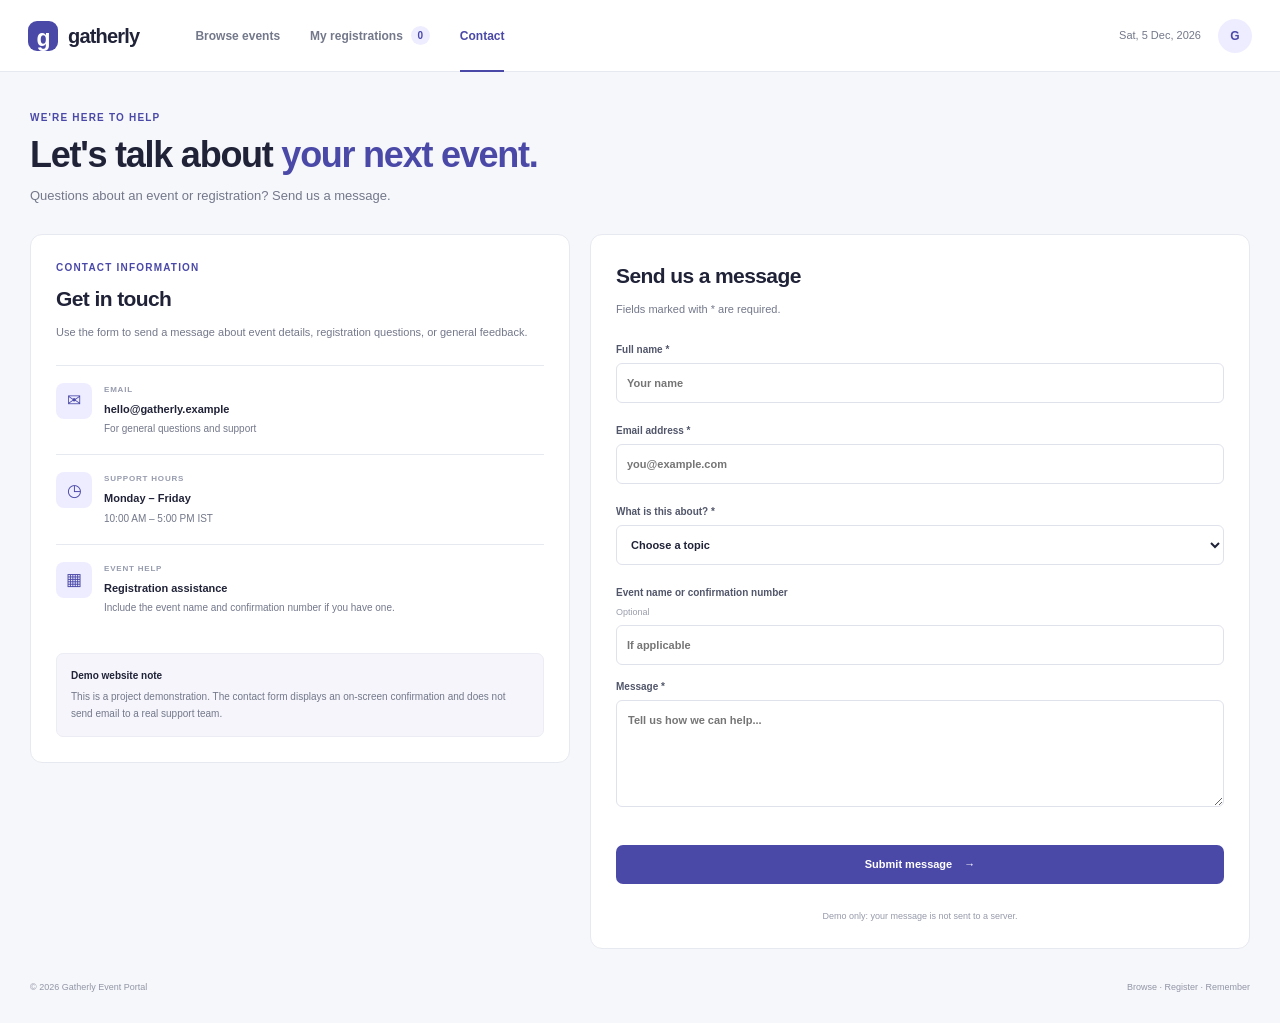
<file: contact.html>
<!DOCTYPE html>
<html lang="en">
<head>
    <meta charset="UTF-8">
    <meta name="viewport" content="width=device-width, initial-scale=1.0">
    <meta name="description" content="Contact the Gatherly event portal team for event and registration questions.">
    <title>Contact | Gatherly</title>
    <link rel="stylesheet" href="css/style.css">
</head>
<body>
    <header class="topbar">
        <a class="logo" href="index.html"><span class="logo-mark">g</span><span>gatherly</span></a>
        <button class="mobile-menu-button" id="mobileMenuButton" aria-label="Open menu" aria-expanded="false">☰</button>
        <nav class="navigation" id="navigation">
            <a class="nav-link" href="index.html">Browse events</a>
            <a class="nav-link" href="registrations.html">My registrations <span class="nav-count" id="navCount">0</span></a>
            <a class="nav-link active" href="contact.html">Contact</a>
        </nav>
        <div class="topbar-right"><span class="today-label" id="todayLabel"></span><div class="profile-circle">G</div></div>
    </header>
    <main class="page-shell">
        <section class="welcome-row">
            <div><p class="overline">WE'RE HERE TO HELP</p><h1>Let's talk about <span>your next event.</span></h1><p class="welcome-copy">Questions about an event or registration? Send us a message.</p></div>
        </section>
        <section class="contact-layout">
            <div class="content-panel contact-info-panel">
                <p class="overline">CONTACT INFORMATION</p><h2>Get in touch</h2><p class="contact-intro">Use the form to send a message about event details, registration questions, or general feedback.</p>
                <div class="contact-info-item"><span class="contact-info-icon">✉</span><div><small>EMAIL</small><strong>hello@gatherly.example</strong><p>For general questions and support</p></div></div>
                <div class="contact-info-item"><span class="contact-info-icon">◷</span><div><small>SUPPORT HOURS</small><strong>Monday – Friday</strong><p>10:00 AM – 5:00 PM IST</p></div></div>
                <div class="contact-info-item"><span class="contact-info-icon">▦</span><div><small>EVENT HELP</small><strong>Registration assistance</strong><p>Include the event name and confirmation number if you have one.</p></div></div>
                <div class="contact-note"><strong>Demo website note</strong><p>This is a project demonstration. The contact form displays an on-screen confirmation and does not send email to a real support team.</p></div>
            </div>
            <section class="content-panel contact-form-panel">
                <h2>Send us a message</h2><p class="contact-intro">Fields marked with * are required.</p>
                <form id="contactForm" novalidate>
                    <label>Full name *<input type="text" id="contactName" name="name" placeholder="Your name" required minlength="2"><small class="error-text"></small></label>
                    <label>Email address *<input type="email" id="contactEmail" name="email" placeholder="you@example.com" required><small class="error-text"></small></label>
                    <label>What is this about? *<select id="contactTopic" name="topic" required><option value="">Choose a topic</option><option>Event information</option><option>Registration help</option><option>Calendar reminders</option><option>Feedback</option><option>Other</option></select><small class="error-text"></small></label>
                    <label>Event name or confirmation number <span class="optional-text">Optional</span><input type="text" id="contactReference" name="reference" placeholder="If applicable"></label>
                    <label>Message *<textarea id="contactMessage" name="message" rows="5" placeholder="Tell us how we can help..." required minlength="10"></textarea><small class="error-text"></small></label>
                    <button class="button button-primary submit-button" type="submit">Submit message <span>→</span></button>
                    <p class="privacy-note">Demo only: your message is not sent to a server.</p>
                </form>
                <div class="contact-success" id="contactSuccess" hidden><div class="success-check">✓</div><h2>Message prepared</h2><p id="contactSuccessText">Thanks for contacting Gatherly.</p><button class="button button-outline" id="sendAnother" type="button">Send another message</button></div>
            </section>
        </section>
        <footer class="footer"><span>© 2026 Gatherly Event Portal</span><span>Browse · Register · Remember</span></footer>
    </main>
    <div class="toast" id="toast" role="status" aria-live="polite"></div>
    <script src="js/contact.js"></script>
</body>
</html>
</file>
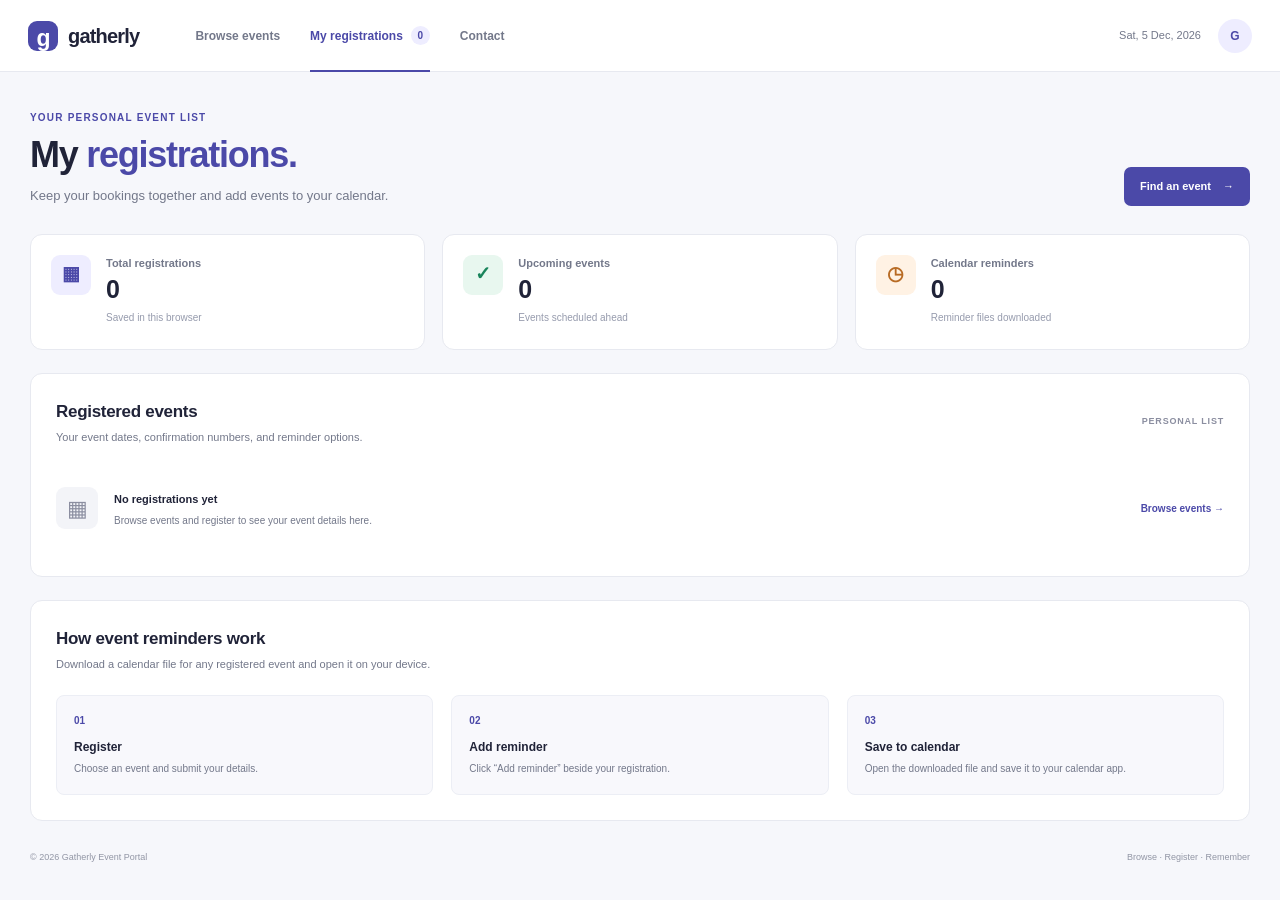
<file: registrations.html>
<!DOCTYPE html>
<html lang="en">
<head>
    <meta charset="UTF-8">
    <meta name="viewport" content="width=device-width, initial-scale=1.0">
    <meta name="description" content="View your Gatherly event registrations and add calendar reminders.">
    <title>My Registrations | Gatherly</title>
    <link rel="stylesheet" href="css/style.css">
</head>
<body>
    <header class="topbar">
        <a class="logo" href="index.html"><span class="logo-mark">g</span><span>gatherly</span></a>
        <button class="mobile-menu-button" id="mobileMenuButton" aria-label="Open menu" aria-expanded="false">☰</button>
        <nav class="navigation" id="navigation">
            <a class="nav-link" href="index.html">Browse events</a>
            <a class="nav-link active" href="registrations.html">My registrations <span class="nav-count" id="navCount">0</span></a>
            <a class="nav-link" href="contact.html">Contact</a>
        </nav>
        <div class="topbar-right"><span class="today-label" id="todayLabel"></span><div class="profile-circle">G</div></div>
    </header>
    <main class="page-shell">
        <section class="welcome-row">
            <div><p class="overline">YOUR PERSONAL EVENT LIST</p><h1>My <span>registrations.</span></h1><p class="welcome-copy">Keep your bookings together and add events to your calendar.</p></div>
            <a class="button button-primary" href="index.html#browse">Find an event <span>→</span></a>
        </section>
        <section class="summary-grid">
            <article class="summary-card"><div class="summary-icon icon-purple">▦</div><div><p>Total registrations</p><strong id="registeredCount">0</strong><small>Saved in this browser</small></div></article>
            <article class="summary-card"><div class="summary-icon icon-green">✓</div><div><p>Upcoming events</p><strong id="upcomingCount">0</strong><small>Events scheduled ahead</small></div></article>
            <article class="summary-card"><div class="summary-icon icon-orange">◷</div><div><p>Calendar reminders</p><strong id="reminderCount">0</strong><small>Reminder files downloaded</small></div></article>
        </section>
        <section class="content-panel my-events-panel">
            <div class="panel-heading"><div><h2>Registered events</h2><p>Your event dates, confirmation numbers, and reminder options.</p></div><span class="personal-label">PERSONAL LIST</span></div>
            <div class="registered-list" id="registeredList"><div class="empty-registrations"><span>▦</span><div><strong>No registrations yet</strong><p>Browse events and register to see your event details here.</p></div><a href="index.html#browse">Browse events →</a></div></div>
        </section>
        <section class="content-panel reminder-help"><div class="panel-heading"><div><h2>How event reminders work</h2><p>Download a calendar file for any registered event and open it on your device.</p></div></div><div class="reminder-steps"><div><span>01</span><strong>Register</strong><p>Choose an event and submit your details.</p></div><div><span>02</span><strong>Add reminder</strong><p>Click “Add reminder” beside your registration.</p></div><div><span>03</span><strong>Save to calendar</strong><p>Open the downloaded file and save it to your calendar app.</p></div></div></section>
        <footer class="footer"><span>© 2026 Gatherly Event Portal</span><span>Browse · Register · Remember</span></footer>
    </main>
    <div class="toast" id="toast" role="status" aria-live="polite"></div>
    <script src="js/registrations.js"></script>
</body>
</html>
</file>
<file: css/style.css>
/* Gatherly event portal — clean, responsive dashboard styling */
:root {
    --primary: #4b49a8;
    --primary-dark: #39377f;
    --primary-light: #eeedff;
    --ink: #202338;
    --muted: #73788a;
    --subtle: #969bad;
    --line: #e7e9f0;
    --surface: #ffffff;
    --page: #f6f7fb;
    --green: #19845b;
    --green-bg: #e8f7ef;
    --orange: #b86b24;
    --orange-bg: #fff2e4;
    --radius: 12px;
    font-family: Inter, "Segoe UI", Arial, sans-serif;
}
* { box-sizing: border-box; }
html { scroll-behavior: smooth; scroll-padding-top: 88px; }
body { margin: 0; background: var(--page); color: var(--ink); font-size: 14px; line-height: 1.5; }
button, input, select { font: inherit; }
button, a { -webkit-tap-highlight-color: transparent; }
button { cursor: pointer; }
a { color: inherit; text-decoration: none; }
img { display: block; max-width: 100%; }
[hidden] { display: none !important; }
.topbar { height: 72px; background: var(--surface); border-bottom: 1px solid var(--line); display: flex; align-items: center; padding: 0 max(28px, calc((100vw - 1320px) / 2)); gap: 56px; position: sticky; top: 0; z-index: 10; }
.logo { display: inline-flex; align-items: center; gap: 10px; font-size: 20px; font-weight: 750; letter-spacing: -.8px; }
.logo-mark { width: 30px; height: 30px; border-radius: 9px; display: grid; place-items: center; color: #fff; background: var(--primary); font-size: 23px; font-weight: 700; }
.navigation { display: flex; align-items: center; gap: 30px; height: 100%; }
.nav-link { color: var(--muted); font-size: 12px; font-weight: 600; height: 100%; display: flex; align-items: center; gap: 8px; position: relative; }
.nav-link.active, .nav-link:hover { color: var(--primary); }
.nav-link.active::after { content: ""; position: absolute; bottom: -1px; left: 0; right: 0; height: 2px; background: var(--primary); }
.nav-count { min-width: 19px; height: 19px; padding: 0 5px; display: inline-grid; place-items: center; border-radius: 10px; background: var(--primary-light); color: var(--primary); font-size: 10px; }
.topbar-right { margin-left: auto; display: flex; align-items: center; gap: 17px; }
.today-label { color: var(--muted); font-size: 11px; }
.profile-circle { display: grid; place-items: center; width: 34px; height: 34px; border-radius: 50%; color: var(--primary); background: var(--primary-light); font-weight: 700; font-size: 12px; }
.mobile-menu-button { display: none; }
.page-shell { width: min(1220px, calc(100% - 56px)); margin: 0 auto; }
.welcome-row { padding: 38px 0 28px; display: flex; justify-content: space-between; align-items: end; gap: 24px; }
.overline { margin: 0 0 8px; color: var(--primary); font-size: 10px; font-weight: 800; letter-spacing: 1.2px; }
.welcome-row h1 { margin: 0; font-size: clamp(27px, 3vw, 36px); letter-spacing: -1.25px; line-height: 1.2; font-weight: 750; }
.welcome-row h1 span { color: var(--primary); }
.welcome-copy { margin: 10px 0 0; color: var(--muted); font-size: 13px; }
.button { border: 1px solid transparent; border-radius: 7px; min-height: 39px; padding: 0 15px; display: inline-flex; justify-content: center; align-items: center; gap: 12px; font-size: 11px; font-weight: 700; white-space: nowrap; transition: background .18s, border-color .18s, transform .18s; }
.button:hover { transform: translateY(-1px); }
.button-primary { background: var(--primary); color: white; }
.button-primary:hover { background: var(--primary-dark); }
.button-secondary { background: #f0efff; color: var(--primary); }
.button-secondary:hover { background: #e4e2ff; }
.button-outline { background: white; border-color: #dfe1eb; color: #4d5266; }
.button-outline:hover { border-color: #b7b4e6; color: var(--primary); }
.summary-grid { display: grid; grid-template-columns: repeat(3, 1fr); gap: 17px; margin-bottom: 23px; }
.summary-card { background: var(--surface); border: 1px solid var(--line); border-radius: var(--radius); min-height: 116px; padding: 20px; display: flex; align-items: flex-start; gap: 15px; }
.summary-icon { width: 40px; height: 40px; flex: 0 0 auto; border-radius: 9px; display: grid; place-items: center; font-size: 19px; font-weight: 700; }
.icon-purple { color: var(--primary); background: var(--primary-light); }
.icon-green { color: var(--green); background: var(--green-bg); }
.icon-orange { color: var(--orange); background: var(--orange-bg); }
.summary-card p { margin: 0 0 4px; color: var(--muted); font-size: 11px; font-weight: 600; }
.summary-card strong { display: block; font-size: 25px; letter-spacing: -.5px; line-height: 1.15; }
.summary-card small { display: block; margin-top: 6px; color: var(--subtle); font-size: 10px; }
.content-panel { background: var(--surface); border: 1px solid var(--line); border-radius: var(--radius); padding: 25px; margin-bottom: 23px; }
.panel-heading { display: flex; justify-content: space-between; align-items: center; gap: 18px; }
.panel-heading h2 { margin: 0; font-size: 17px; letter-spacing: -.3px; }
.panel-heading p { margin: 5px 0 0; color: var(--muted); font-size: 11px; }
.updated-label { display: inline-flex; align-items: center; gap: 7px; padding: 7px 10px; border-radius: 6px; color: var(--green); background: var(--green-bg); font-size: 9px; font-weight: 700; white-space: nowrap; }
.status-dot { width: 6px; height: 6px; background: #26a269; border-radius: 50%; }
.filters { display: grid; grid-template-columns: minmax(190px, 1.7fr) minmax(130px, .8fr) minmax(145px, .95fr) minmax(145px, .95fr) auto; align-items: end; gap: 11px; margin-top: 24px; padding-bottom: 20px; border-bottom: 1px solid var(--line); }
.search-box { height: 39px; border: 1px solid #dfe2eb; border-radius: 7px; display: flex; align-items: center; gap: 9px; padding: 0 11px; color: #85899a; }
.search-box > span { font-size: 20px; line-height: 1; }
.search-box input { width: 100%; min-width: 0; border: 0; outline: 0; background: transparent; color: var(--ink); font-size: 11px; }
.search-box input::placeholder { color: #a0a4b2; }
.select-field { display: flex; flex-direction: column; gap: 5px; color: var(--muted); font-size: 9px; font-weight: 600; }
.select-field select, .select-field input { height: 39px; width: 100%; min-width: 0; border: 1px solid #dfe2eb; border-radius: 7px; padding: 0 9px; background: #fff; color: #4c5061; outline: none; font-size: 10px; }
.select-field select:focus, .select-field input:focus, .search-box:focus-within { border-color: #a7a3e3; box-shadow: 0 0 0 3px #f1f0ff; }
.filters > .button { height: 39px; }
.results-line { display: flex; justify-content: space-between; align-items: center; padding: 17px 0 10px; color: var(--muted); font-size: 10px; }
.event-list { display: flex; flex-direction: column; }
.event-row { display: grid; grid-template-columns: 136px minmax(0, 1fr) 90px 105px; align-items: center; gap: 19px; padding: 17px 0; border-bottom: 1px solid #eef0f5; }
.event-row:last-child { border-bottom: 0; }
.event-thumb { width: 136px; height: 104px; object-fit: cover; border-radius: 8px; background: #eeedf7; }
.event-main { min-width: 0; }
.event-tags { display: flex; gap: 7px; align-items: center; flex-wrap: wrap; margin-bottom: 5px; }
.category-tag, .availability-tag { display: inline-flex; align-items: center; border-radius: 4px; padding: 4px 7px; font-size: 8px; font-weight: 700; }
.tag-music { color: #4c49a4; background: #eeedff; }
.tag-food { color: #a15d20; background: #fff0df; }
.tag-workshop { color: #246f80; background: #e4f6fa; }
.tag-outdoor { color: #237b52; background: #e6f7ed; }
.tag-art { color: #8b4a83; background: #f9eafa; }
.availability-tag { color: var(--green); background: #f0faf4; }
.event-main h3 { margin: 0; font-size: 14px; letter-spacing: -.15px; font-weight: 700; }
.event-description { margin: 5px 0 9px; color: var(--muted); font-size: 10px; }
.event-details { display: flex; flex-wrap: wrap; gap: 7px 14px; color: #777d90; font-size: 9px; }
.event-price { display: flex; flex-direction: column; align-items: flex-start; gap: 1px; }
.event-price small, .event-price span { color: var(--subtle); font-size: 9px; }
.event-price strong { font-size: 17px; letter-spacing: -.3px; }
.event-actions { display: flex; flex-direction: column; gap: 7px; }
.event-actions .button { min-height: 33px; width: 100%; padding: 0 10px; font-size: 10px; }
.empty-state { padding: 48px 15px; text-align: center; }
.empty-icon { width: 42px; height: 42px; display: grid; place-items: center; margin: 0 auto 12px; border-radius: 50%; background: var(--primary-light); color: var(--primary); font-size: 24px; }
.empty-state h3 { margin: 0 0 5px; font-size: 15px; }
.empty-state p { color: var(--muted); font-size: 11px; margin: 0 0 16px; }
.my-events-panel { margin-top: 23px; }
.personal-label { color: #8b8ea0; font-size: 9px; font-weight: 800; letter-spacing: .8px; }
.empty-registrations { min-height: 105px; display: flex; align-items: center; gap: 16px; padding: 20px 0 0; }
.empty-registrations > span { width: 42px; height: 42px; flex: 0 0 auto; border-radius: 9px; background: #f3f4f8; color: #8b8ea0; display: grid; place-items: center; font-size: 22px; }
.empty-registrations strong { font-size: 11px; }
.empty-registrations p { margin: 4px 0 0; max-width: 480px; color: var(--muted); font-size: 10px; }
.empty-registrations a { margin-left: auto; color: var(--primary); font-size: 10px; font-weight: 700; white-space: nowrap; }
.registered-item { display: grid; grid-template-columns: 58px 1fr auto; gap: 13px; align-items: center; padding: 15px 0; border-bottom: 1px solid #eef0f5; }
.registered-item:last-child { border-bottom: 0; }
.registered-item img { width: 58px; height: 58px; object-fit: cover; border-radius: 7px; }
.registered-item h3 { margin: 0 0 4px; font-size: 12px; }
.registered-item p { margin: 0; color: var(--muted); font-size: 10px; }
.registered-item .registration-code { margin-top: 5px; color: var(--primary); font-size: 9px; font-weight: 700; }
.registered-item-actions { display: flex; gap: 7px; align-items: center; flex-wrap: wrap; justify-content: end; }
.reminder-button, .cancel-button { border: 1px solid #dfe2eb; border-radius: 6px; background: white; color: #52576b; padding: 8px 10px; font-size: 9px; font-weight: 700; }
.reminder-button { color: var(--primary); border-color: #d9d6ff; background: #f8f7ff; }
.cancel-button:hover { color: #b23c4b; border-color: #edcbd0; }
.footer { padding: 7px 0 28px; display: flex; justify-content: space-between; gap: 15px; color: #9296a5; font-size: 9px; }
.event-dialog, .registration-dialog { width: min(560px, calc(100% - 28px)); max-height: min(90vh, 850px); overflow-y: auto; border: 0; border-radius: 13px; padding: 0; color: var(--ink); box-shadow: 0 25px 90px #16162b40; }
.event-dialog::backdrop, .registration-dialog::backdrop { background: #18182b75; backdrop-filter: blur(2px); }
.dialog-content { padding: 25px; }
.dialog-close { width: 30px; height: 30px; border: 1px solid var(--line); border-radius: 7px; display: grid; place-items: center; background: white; color: #626779; font-size: 20px; line-height: 1; }
.event-dialog > form { position: absolute; right: 14px; top: 14px; z-index: 2; }
.dialog-event-image { width: 100%; height: 210px; object-fit: cover; border-radius: 8px; margin-bottom: 18px; }
.dialog-content h2 { margin: 10px 0 8px; font-size: 23px; letter-spacing: -.7px; }
.dialog-content p { color: var(--muted); font-size: 12px; line-height: 1.7; }
.dialog-info { display: grid; grid-template-columns: 1fr 1fr; gap: 10px; margin: 18px 0; }
.dialog-info div { background: #f7f8fb; border-radius: 7px; padding: 12px; }
.dialog-info small, .dialog-info strong { display: block; }
.dialog-info small { color: var(--muted); font-size: 9px; margin-bottom: 5px; }
.dialog-info strong { font-size: 11px; }
.dialog-bottom { display: flex; justify-content: space-between; align-items: center; gap: 15px; padding-top: 17px; border-top: 1px solid var(--line); }
.dialog-bottom strong { font-size: 19px; }
.registration-dialog { padding: 28px; }
.dialog-heading { display: flex; justify-content: space-between; align-items: center; }
.dialog-eyebrow { color: var(--primary); font-size: 9px; font-weight: 800; letter-spacing: 1px; }
.registration-dialog h2 { margin: 15px 0 4px; font-size: 23px; letter-spacing: -.7px; }
.dialog-subtitle { margin: 0 0 22px; color: var(--muted); font-size: 11px; }
.form-grid { display: grid; grid-template-columns: 1fr 1fr; gap: 14px 12px; }
.form-grid label { display: flex; flex-direction: column; gap: 6px; color: #51566a; font-size: 10px; font-weight: 700; }
.form-grid .full-field { grid-column: 1 / -1; }
.form-grid input, .form-grid select { width: 100%; height: 40px; border: 1px solid #dfe2eb; border-radius: 6px; padding: 0 10px; background: white; color: var(--ink); outline: 0; font-size: 11px; }
.form-grid input:focus, .form-grid select:focus { border-color: #aaa6e9; box-shadow: 0 0 0 3px #f1f0ff; }
.form-grid input.invalid { border-color: #cc4c5b; }
.error-text { color: #bf3446; font-size: 9px; font-weight: 400; min-height: 0; }
.optional-text { color: #9a9eac; font-size: 9px; font-weight: 400; }
.registration-total { margin: 20px 0 13px; padding: 15px 0; display: flex; justify-content: space-between; align-items: center; border-top: 1px solid var(--line); border-bottom: 1px solid var(--line); color: var(--muted); font-size: 11px; }
.registration-total strong { color: var(--ink); font-size: 20px; }
.consent-row { display: flex; gap: 9px; align-items: flex-start; color: var(--muted); font-size: 10px; line-height: 1.5; }
.consent-row input { margin: 2px 0 0; accent-color: var(--primary); }
.submit-button { width: 100%; margin-top: 18px; }
.privacy-note { margin: 12px 0 0; text-align: center; color: #969aaa; font-size: 9px; }
.registration-success { padding: 30px 5px 8px; text-align: center; }
.success-check { width: 55px; height: 55px; margin: 0 auto 18px; border-radius: 50%; background: var(--green-bg); color: var(--green); display: grid; place-items: center; font-size: 27px; }
.registration-success .overline { margin-bottom: 5px; }
.registration-success h2 { margin: 8px 0; }
.registration-success > p:not(.overline) { color: var(--muted); font-size: 11px; line-height: 1.7; }
.confirmation-code { padding: 12px; margin: 18px 0; border: 1px dashed #c9c7ed; border-radius: 7px; color: var(--primary); font-size: 11px; font-weight: 800; letter-spacing: 1px; }
.toast { position: fixed; bottom: 22px; left: 50%; z-index: 20; transform: translate(-50%, 12px); opacity: 0; pointer-events: none; padding: 12px 18px; background: #22243a; color: white; border-radius: 7px; box-shadow: 0 8px 30px #14152d25; font-size: 11px; transition: opacity .2s, transform .2s; max-width: calc(100% - 28px); text-align: center; }
.toast.show { opacity: 1; transform: translate(-50%, 0); }
@media (max-width: 1000px) {
    .topbar { gap: 28px; padding: 0 25px; }
    .page-shell { width: calc(100% - 40px); }
    .filters { grid-template-columns: minmax(180px, 1.4fr) 1fr 1fr; }
    .filters > .button { width: 100%; }
    .event-row { grid-template-columns: 115px minmax(0, 1fr) 75px 95px; gap: 13px; }
    .event-thumb { width: 115px; height: 95px; }
}
@media (max-width: 680px) {
    .topbar { height: 64px; padding: 0 18px; gap: 14px; }
    .logo { font-size: 18px; }
    .logo-mark { width: 27px; height: 27px; }
    .mobile-menu-button { display: block; margin-left: auto; width: 35px; height: 35px; border: 1px solid var(--line); border-radius: 7px; background: white; color: var(--ink); }
    .navigation { display: none; position: absolute; left: 0; right: 0; top: 63px; height: auto; padding: 10px 18px 15px; flex-direction: column; align-items: stretch; gap: 0; background: white; border-bottom: 1px solid var(--line); box-shadow: 0 10px 20px #2023380d; }
    .navigation.open { display: flex; }
    .nav-link { padding: 12px 3px; height: auto; }
    .nav-link.active::after { display: none; }
    .topbar-right { margin-left: 0; gap: 8px; }
    .today-label { display: none; }
    .profile-circle { width: 30px; height: 30px; }
    .page-shell { width: calc(100% - 28px); }
    .welcome-row { padding: 28px 0 22px; align-items: flex-start; flex-direction: column; gap: 17px; }
    .welcome-row h1 { max-width: 420px; font-size: 29px; }
    .welcome-copy { font-size: 12px; }
    .welcome-row > .button { min-height: 36px; }
    .summary-grid { grid-template-columns: 1fr; gap: 10px; }
    .summary-card { min-height: 90px; padding: 15px; align-items: center; }
    .summary-card strong { font-size: 22px; }
    .summary-card small { margin-top: 3px; }
    .content-panel { padding: 17px 14px; }
    .panel-heading { align-items: flex-start; }
    .panel-heading h2 { font-size: 16px; }
    .panel-heading p { max-width: 260px; line-height: 1.6; }
    .updated-label { padding: 6px 7px; font-size: 8px; }
    .filters { grid-template-columns: 1fr 1fr; gap: 10px; margin-top: 18px; }
    .search-box { grid-column: 1 / -1; }
    .filters > .button { grid-column: 1 / -1; }
    .results-line { padding-top: 14px; }
    .event-row { grid-template-columns: 94px minmax(0, 1fr); gap: 12px; align-items: start; padding: 15px 0; }
    .event-thumb { width: 94px; height: 98px; }
    .event-main h3 { font-size: 12px; }
    .event-description { font-size: 10px; line-height: 1.45; margin: 4px 0 7px; }
    .event-details { grid-column: 1 / -1; gap: 5px 10px; font-size: 9px; }
    .event-price { grid-column: 1; grid-row: 2; align-self: end; padding-left: 1px; }
    .event-price strong { font-size: 15px; }
    .event-actions { grid-column: 2; grid-row: 2; flex-direction: row; align-self: end; }
    .event-actions .button { min-height: 31px; }
    .event-actions .details-button { display: none; }
    .event-row { position: relative; }
    .event-main { min-height: 98px; }
    .registered-item { grid-template-columns: 48px minmax(0, 1fr); gap: 10px; }
    .registered-item img { width: 48px; height: 48px; }
    .registered-item-actions { grid-column: 2; justify-content: start; }
    .empty-registrations { align-items: flex-start; flex-wrap: wrap; }
    .empty-registrations > div { flex: 1; min-width: 180px; }
    .empty-registrations a { margin-left: 58px; }
    .footer { padding-bottom: 22px; }
    .personal-label { font-size: 8px; }
    .registration-dialog { padding: 22px 18px; }
}
@media (max-width: 380px) {
    .event-row { grid-template-columns: 78px minmax(0, 1fr); gap: 9px; }
    .event-thumb { width: 78px; height: 88px; }
    .event-main { min-height: 88px; }
    .event-details { flex-direction: column; gap: 3px; }
    .category-tag, .availability-tag { padding: 3px 5px; font-size: 7px; }
    .event-actions .button { padding: 0 8px; }
    .form-grid { grid-template-columns: 1fr; }
    .form-grid .full-field { grid-column: auto; }
}
@media (prefers-reduced-motion: reduce) { *, *::before, *::after { scroll-behavior: auto !important; transition-duration: .01ms !important; } }
/* Additional layouts for the multipage registration and contact pages */
.reminder-help { margin-top: 23px; }
.reminder-steps { display: grid; grid-template-columns: repeat(3, 1fr); gap: 18px; margin-top: 22px; }
.reminder-steps > div { padding: 17px; background: #f8f8fc; border: 1px solid #eceef5; border-radius: 8px; }
.reminder-steps span { display: block; color: var(--primary); font-size: 10px; font-weight: 800; margin-bottom: 10px; }
.reminder-steps strong { display: block; font-size: 12px; }
.reminder-steps p { color: var(--muted); font-size: 10px; line-height: 1.6; margin: 5px 0 0; }
.contact-layout { display: grid; grid-template-columns: .9fr 1.1fr; gap: 20px; align-items: start; margin-bottom: 25px; }
.contact-info-panel, .contact-form-panel { margin-bottom: 0; }
.contact-info-panel h2, .contact-form-panel h2 { margin: 0; font-size: 21px; letter-spacing: -.6px; }
.contact-intro { color: var(--muted); font-size: 11px; line-height: 1.7; margin: 9px 0 23px; }
.contact-info-item { display: flex; align-items: flex-start; gap: 12px; padding: 17px 0; border-top: 1px solid var(--line); }
.contact-info-icon { width: 36px; height: 36px; display: grid; place-items: center; flex: 0 0 auto; border-radius: 8px; background: var(--primary-light); color: var(--primary); font-size: 17px; }
.contact-info-item small, .contact-info-item strong { display: block; }
.contact-info-item small { color: var(--subtle); font-size: 8px; letter-spacing: .8px; font-weight: 800; margin: 1px 0 5px; }
.contact-info-item strong { font-size: 11px; }
.contact-info-item p { color: var(--muted); font-size: 10px; margin: 4px 0 0; line-height: 1.6; }
.contact-note { margin-top: 20px; padding: 14px; border-radius: 7px; background: #f5f5fb; border: 1px solid #ececf5; }
.contact-note strong { display: block; font-size: 10px; }
.contact-note p { color: var(--muted); font-size: 10px; line-height: 1.7; margin: 5px 0 0; }
.contact-note a { color: var(--primary); font-weight: 700; }
.contact-form-panel form { display: flex; flex-direction: column; gap: 14px; margin-top: 21px; }
.contact-form-panel label, .registration-fields label { display: flex; flex-direction: column; gap: 6px; color: #51566a; font-size: 10px; font-weight: 700; }
.contact-form-panel input, .contact-form-panel select, .contact-form-panel textarea, .registration-fields input, .registration-fields select { width: 100%; border: 1px solid #dfe2eb; border-radius: 6px; padding: 11px; background: white; color: var(--ink); outline: 0; font: inherit; font-size: 11px; resize: vertical; }
.contact-form-panel input, .contact-form-panel select, .registration-fields input, .registration-fields select { height: 40px; padding: 0 10px; }
.contact-form-panel input:focus, .contact-form-panel select:focus, .contact-form-panel textarea:focus, .registration-fields input:focus, .registration-fields select:focus { border-color: #aaa6e9; box-shadow: 0 0 0 3px #f1f0ff; }
.contact-form-panel .submit-button { align-self: flex-start; min-width: 170px; }
.contact-success { text-align: center; padding: 40px 10px; }
.contact-success h2 { margin-top: 10px; }
.contact-success p { color: var(--muted); font-size: 11px; }
.registration-page-layout { display: grid; grid-template-columns: minmax(0, 1.35fr) minmax(260px, .65fr); gap: 20px; align-items: start; margin-bottom: 25px; }
.registration-form-panel { margin: 0; }
.registration-event-preview { display: flex; align-items: center; gap: 13px; padding: 13px; margin: 22px 0; border: 1px solid #ececf4; border-radius: 8px; background: #fafaff; }
.registration-event-preview img { width: 78px; height: 70px; border-radius: 6px; object-fit: cover; background: #e8e7f4; }
.registration-event-preview > div { min-width: 0; flex: 1; }
.registration-event-preview h3 { font-size: 12px; margin: 6px 0 4px; }
.registration-event-preview p { color: var(--muted); font-size: 9px; margin: 0; line-height: 1.5; }
.registration-event-preview > strong { font-size: 15px; white-space: nowrap; }
.registration-fields { display: grid; grid-template-columns: 1fr 1fr; gap: 14px 12px; }
.registration-fields .full-field { grid-column: 1 / -1; }
.registration-fields .invalid { border-color: #cc4c5b; }
.registration-help { margin: 0; }
.registration-help h2 { font-size: 16px; margin: 0 0 23px; }
.help-step { display: flex; align-items: flex-start; gap: 12px; margin: 19px 0; }
.help-step > span { width: 27px; height: 27px; display: grid; place-items: center; flex: 0 0 auto; border-radius: 50%; background: var(--primary-light); color: var(--primary); font-size: 10px; font-weight: 800; }
.help-step strong { font-size: 11px; }
.help-step p { color: var(--muted); font-size: 10px; line-height: 1.6; margin: 4px 0 0; }
.registration-success { text-align: center; padding: 45px 10px 25px; }
.registration-success h2 { margin: 8px 0; font-size: 24px; }
.registration-success > p:not(.overline) { color: var(--muted); font-size: 11px; line-height: 1.7; }
.registration-success .button { margin: 5px; }
@media (max-width: 680px) {
    .reminder-steps { grid-template-columns: 1fr; gap: 9px; }
    .contact-layout, .registration-page-layout { grid-template-columns: 1fr; gap: 14px; }
    .contact-info-panel, .contact-form-panel, .registration-form-panel, .registration-help { padding: 17px 14px; }
    .registration-fields { grid-template-columns: 1fr; gap: 12px; }
    .registration-fields .full-field { grid-column: auto; }
    .registration-event-preview { gap: 9px; padding: 9px; }
    .registration-event-preview img { width: 62px; height: 62px; }
    .registration-event-preview h3 { font-size: 10px; }
    .registration-event-preview > strong { font-size: 12px; }
    .contact-form-panel .submit-button { width: 100%; }
}
</file>
